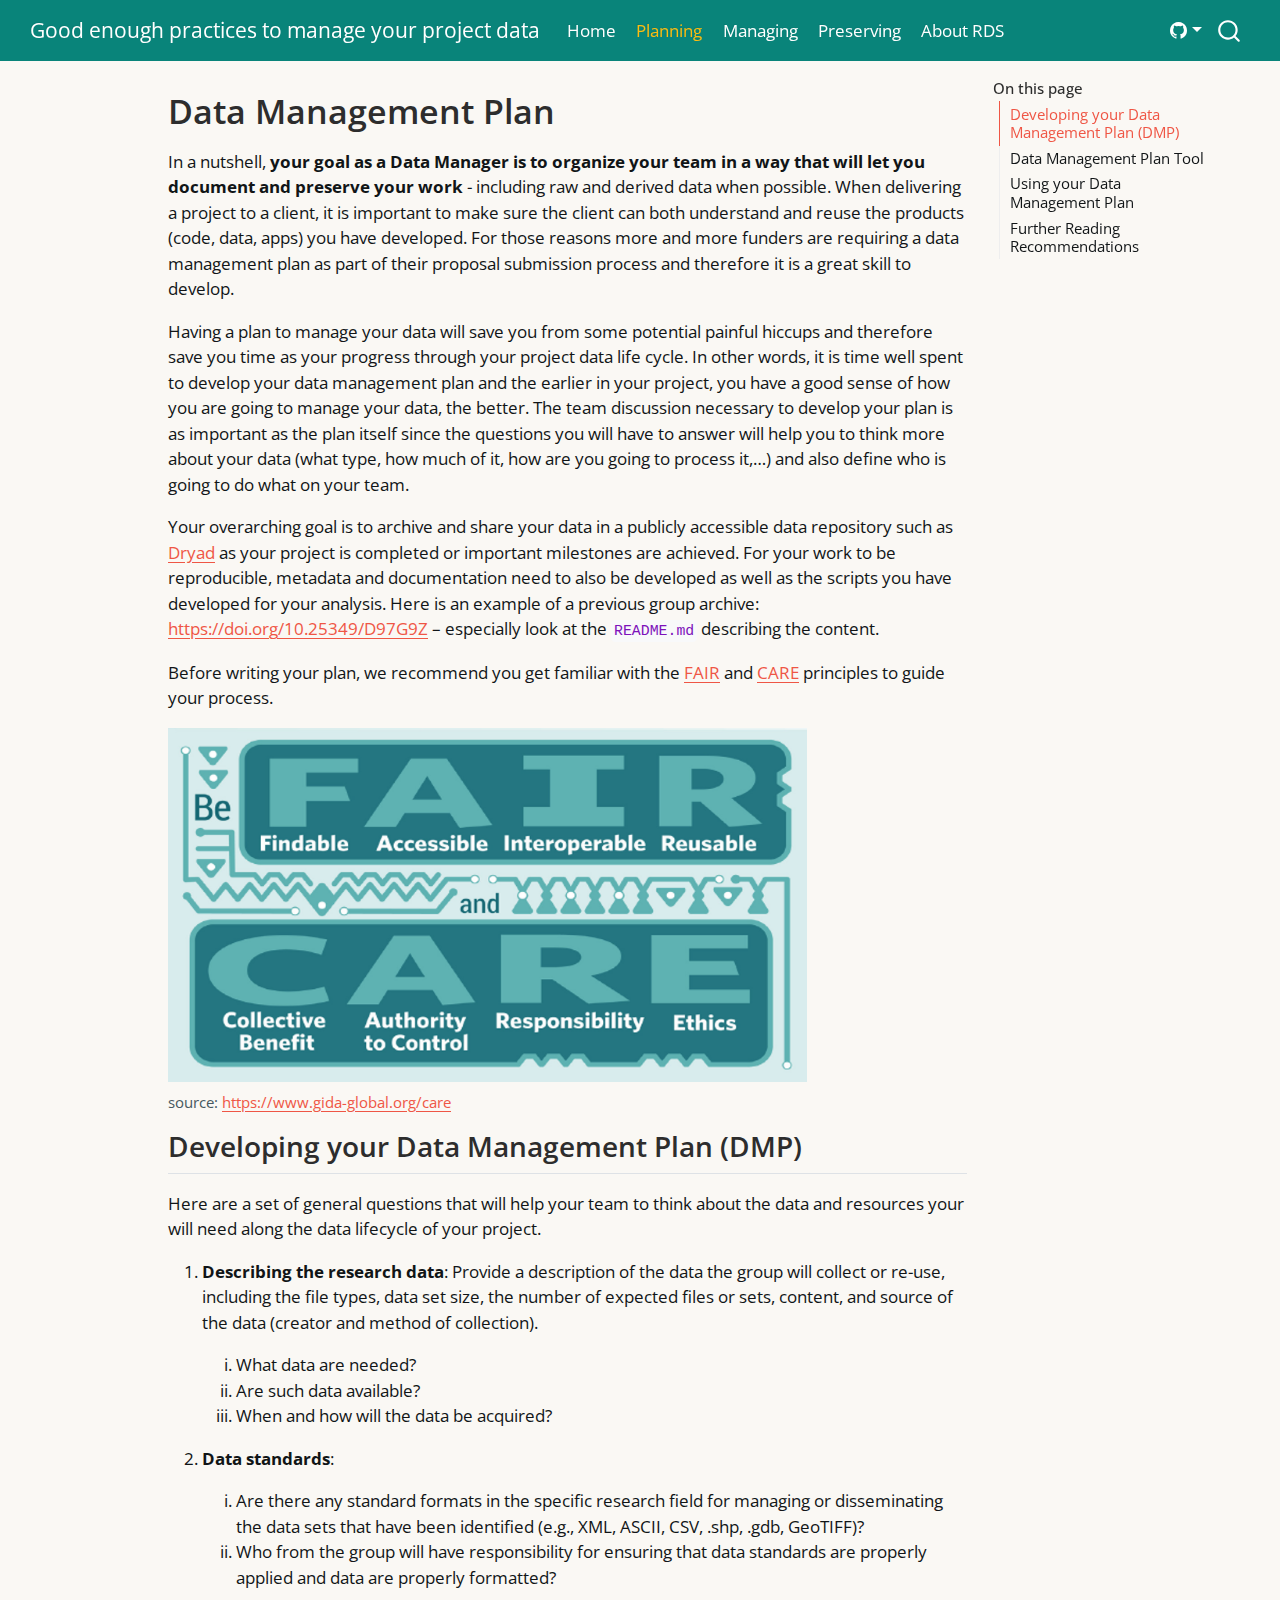
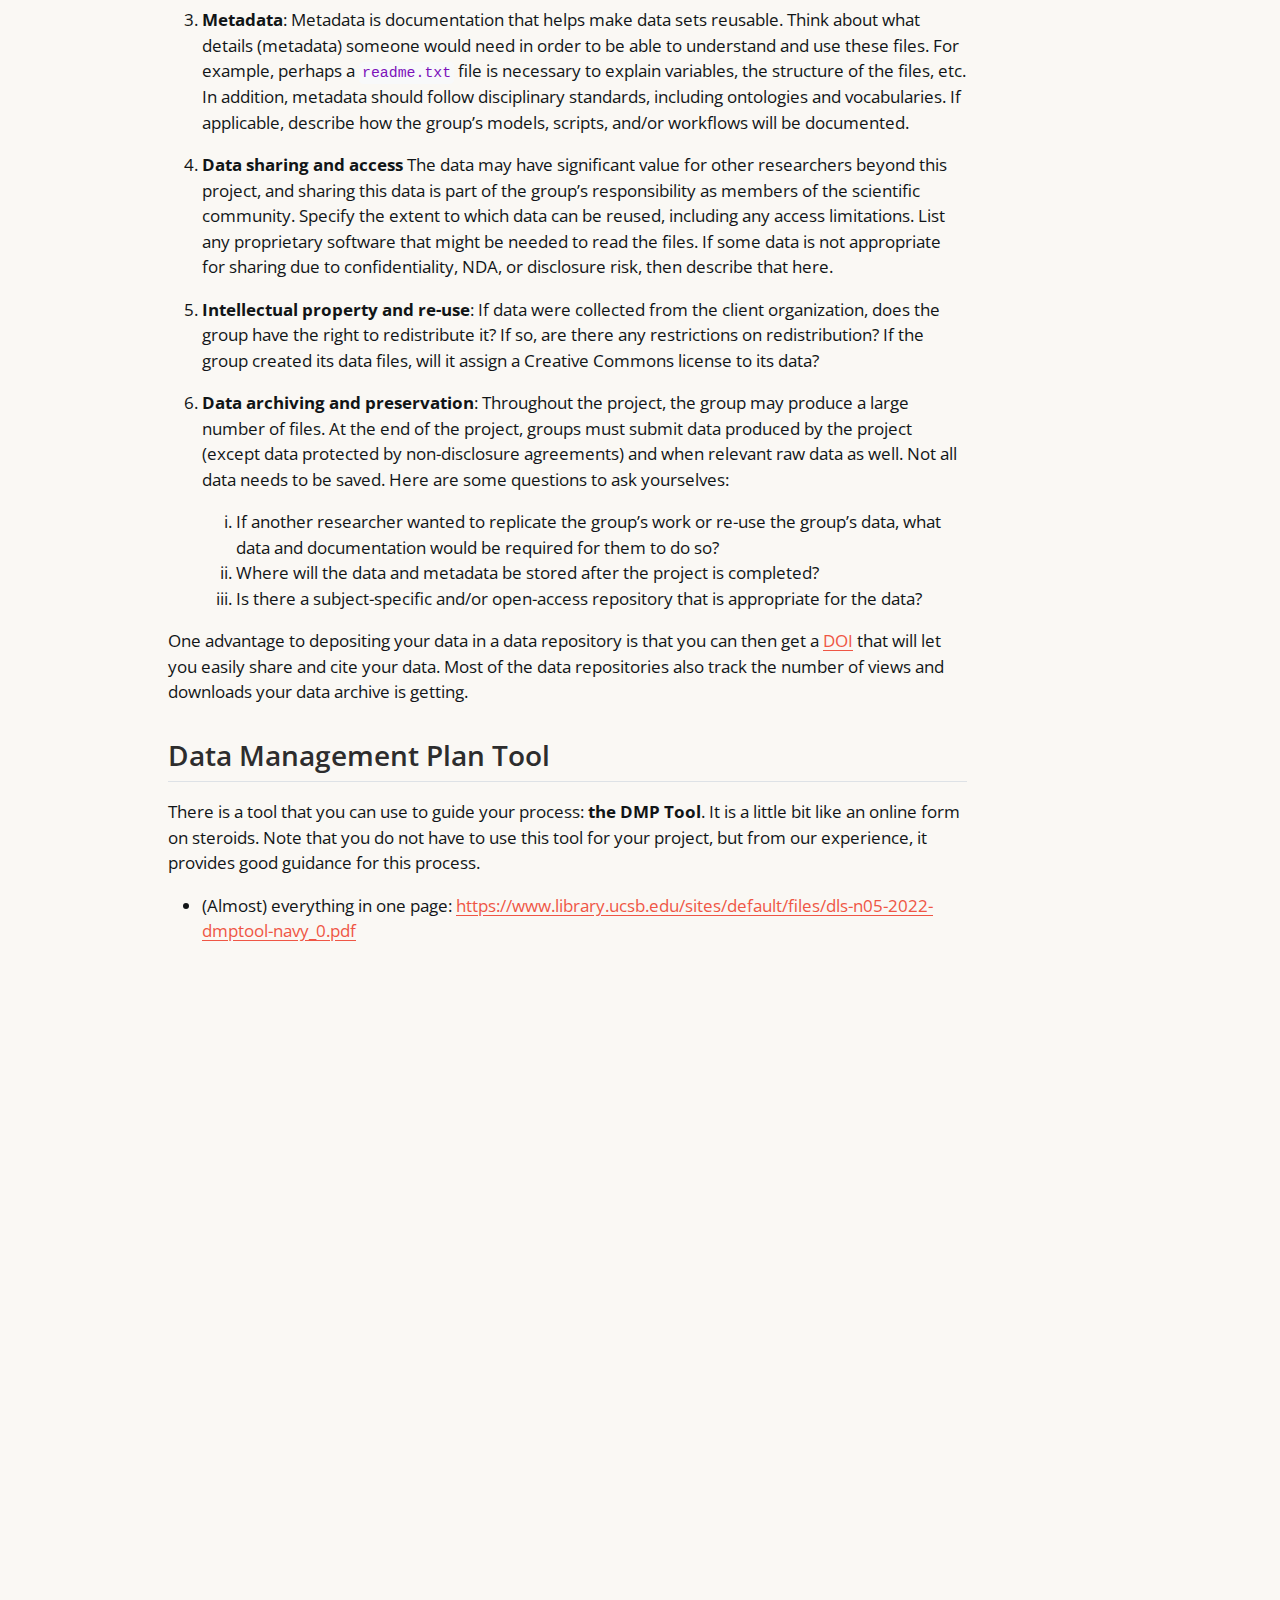
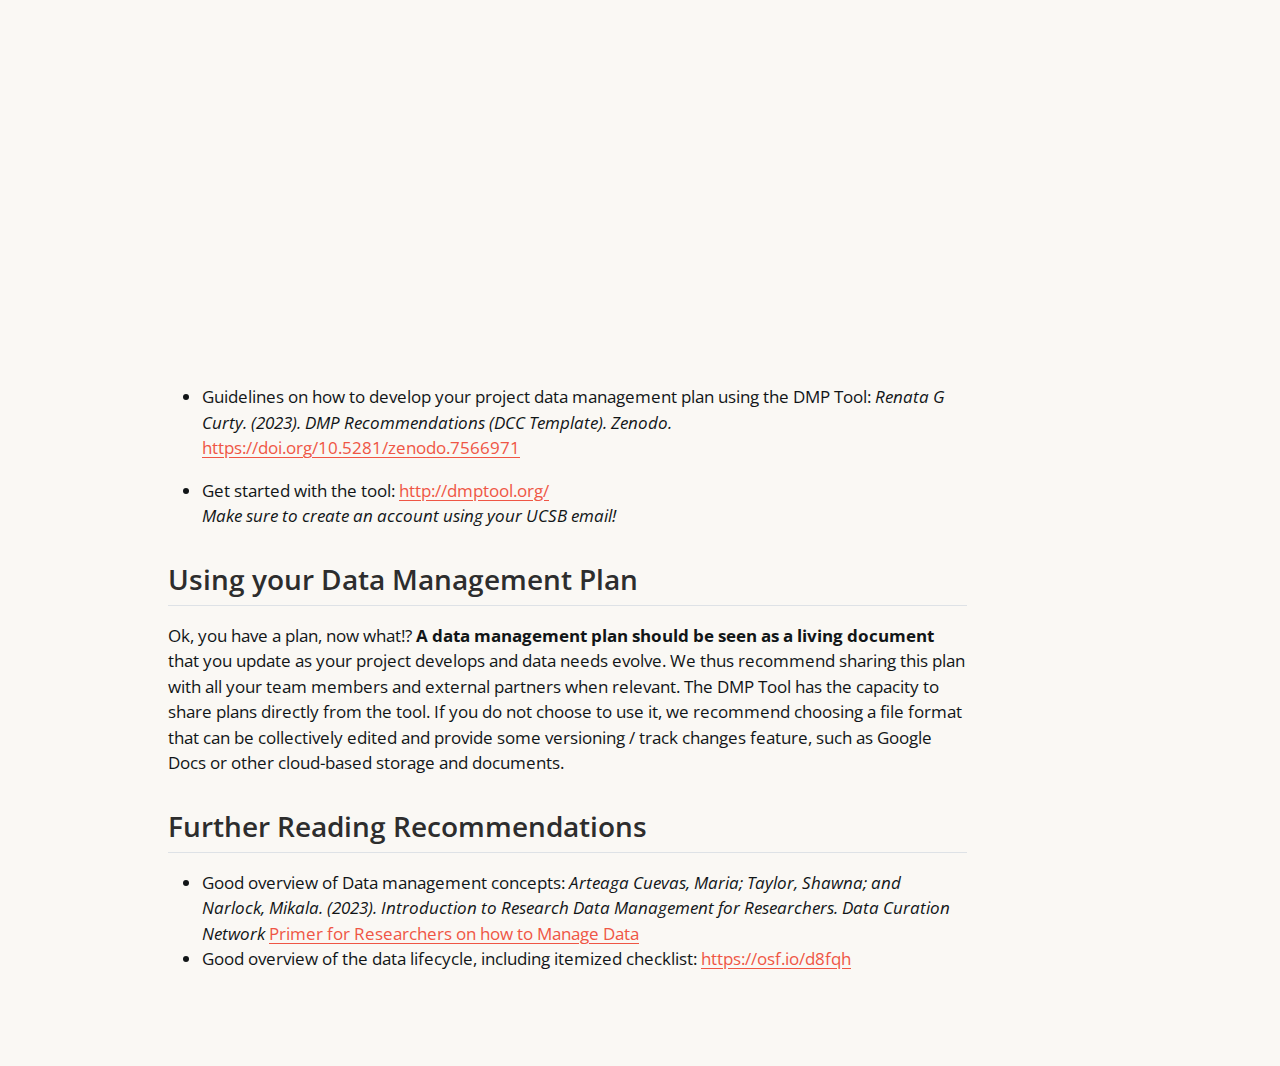
<file: dmp.html>
<!DOCTYPE html>
<html xmlns="http://www.w3.org/1999/xhtml" lang="en" xml:lang="en"><head>

<meta charset="utf-8">
<meta name="generator" content="quarto-1.3.427">

<meta name="viewport" content="width=device-width, initial-scale=1.0, user-scalable=yes">


<title>Good enough practices to manage your project data - Data Management Plan</title>
<style>
code{white-space: pre-wrap;}
span.smallcaps{font-variant: small-caps;}
div.columns{display: flex; gap: min(4vw, 1.5em);}
div.column{flex: auto; overflow-x: auto;}
div.hanging-indent{margin-left: 1.5em; text-indent: -1.5em;}
ul.task-list{list-style: none;}
ul.task-list li input[type="checkbox"] {
  width: 0.8em;
  margin: 0 0.8em 0.2em -1em; /* quarto-specific, see https://github.com/quarto-dev/quarto-cli/issues/4556 */ 
  vertical-align: middle;
}
</style>


<script src="site_libs/quarto-nav/quarto-nav.js"></script>
<script src="site_libs/quarto-nav/headroom.min.js"></script>
<script src="site_libs/clipboard/clipboard.min.js"></script>
<script src="site_libs/quarto-search/autocomplete.umd.js"></script>
<script src="site_libs/quarto-search/fuse.min.js"></script>
<script src="site_libs/quarto-search/quarto-search.js"></script>
<meta name="quarto:offset" content="./">
<script src="site_libs/quarto-html/quarto.js"></script>
<script src="site_libs/quarto-html/popper.min.js"></script>
<script src="site_libs/quarto-html/tippy.umd.min.js"></script>
<script src="site_libs/quarto-html/anchor.min.js"></script>
<link href="site_libs/quarto-html/tippy.css" rel="stylesheet">
<link href="site_libs/quarto-html/quarto-syntax-highlighting.css" rel="stylesheet" id="quarto-text-highlighting-styles">
<script src="site_libs/bootstrap/bootstrap.min.js"></script>
<link href="site_libs/bootstrap/bootstrap-icons.css" rel="stylesheet">
<link href="site_libs/bootstrap/bootstrap.min.css" rel="stylesheet" id="quarto-bootstrap" data-mode="light">
<script id="quarto-search-options" type="application/json">{
  "location": "navbar",
  "copy-button": false,
  "collapse-after": 3,
  "panel-placement": "end",
  "type": "overlay",
  "limit": 20,
  "language": {
    "search-no-results-text": "No results",
    "search-matching-documents-text": "matching documents",
    "search-copy-link-title": "Copy link to search",
    "search-hide-matches-text": "Hide additional matches",
    "search-more-match-text": "more match in this document",
    "search-more-matches-text": "more matches in this document",
    "search-clear-button-title": "Clear",
    "search-detached-cancel-button-title": "Cancel",
    "search-submit-button-title": "Submit",
    "search-label": "Search"
  }
}</script>


<link rel="stylesheet" href="styles.css">
</head>

<body class="nav-fixed">

<div id="quarto-search-results"></div>
  <header id="quarto-header" class="headroom fixed-top">
    <nav class="navbar navbar-expand-lg navbar-dark ">
      <div class="navbar-container container-fluid">
      <div class="navbar-brand-container">
    <a class="navbar-brand" href="./index.html">
    <span class="navbar-title">Good enough practices to manage your project data</span>
    </a>
  </div>
            <div id="quarto-search" class="" title="Search"></div>
          <button class="navbar-toggler" type="button" data-bs-toggle="collapse" data-bs-target="#navbarCollapse" aria-controls="navbarCollapse" aria-expanded="false" aria-label="Toggle navigation" onclick="if (window.quartoToggleHeadroom) { window.quartoToggleHeadroom(); }">
  <span class="navbar-toggler-icon"></span>
</button>
          <div class="collapse navbar-collapse" id="navbarCollapse">
            <ul class="navbar-nav navbar-nav-scroll me-auto">
  <li class="nav-item">
    <a class="nav-link" href="./index.html" rel="" target="">
 <span class="menu-text">Home</span></a>
  </li>  
  <li class="nav-item">
    <a class="nav-link active" href="./dmp.html" rel="" target="" aria-current="page">
 <span class="menu-text">Planning</span></a>
  </li>  
  <li class="nav-item">
    <a class="nav-link" href="./manage.html" rel="" target="">
 <span class="menu-text">Managing</span></a>
  </li>  
  <li class="nav-item">
    <a class="nav-link" href="./preserve.html" rel="" target="">
 <span class="menu-text">Preserving</span></a>
  </li>  
  <li class="nav-item">
    <a class="nav-link" href="./about.html" rel="" target="">
 <span class="menu-text">About RDS</span></a>
  </li>  
</ul>
            <div class="quarto-navbar-tools ms-auto">
    <div class="dropdown">
      <a href="" title="" id="quarto-navigation-tool-dropdown-0" class="quarto-navigation-tool dropdown-toggle px-1" data-bs-toggle="dropdown" aria-expanded="false" aria-label=""><i class="bi bi-github"></i></a>
      <ul class="dropdown-menu dropdown-menu-end" aria-labelledby="quarto-navigation-tool-dropdown-0">
          <li>
            <a class="dropdown-item quarto-navbar-tools ms-auto-item" href="https://github.com/UCSB-Library-Research-Data-Services/project-data-management">
            Website Code
            </a>
          </li>
          <li>
            <a class="dropdown-item quarto-navbar-tools ms-auto-item" href="https://github.com/UCSB-Library-Research-Data-Services/project-data-management/issues">
            Report an issue
            </a>
          </li>
      </ul>
    </div>
</div>
          </div> <!-- /navcollapse -->
      </div> <!-- /container-fluid -->
    </nav>
</header>
<!-- content -->
<div id="quarto-content" class="quarto-container page-columns page-rows-contents page-layout-article page-navbar">
<!-- sidebar -->
<!-- margin-sidebar -->
    <div id="quarto-margin-sidebar" class="sidebar margin-sidebar">
        <nav id="TOC" role="doc-toc" class="toc-active">
    <h2 id="toc-title">On this page</h2>
   
  <ul>
  <li><a href="#developing-your-data-management-plan-dmp" id="toc-developing-your-data-management-plan-dmp" class="nav-link active" data-scroll-target="#developing-your-data-management-plan-dmp">Developing your Data Management Plan (DMP)</a></li>
  <li><a href="#data-management-plan-tool" id="toc-data-management-plan-tool" class="nav-link" data-scroll-target="#data-management-plan-tool">Data Management Plan Tool</a></li>
  <li><a href="#using-your-data-management-plan" id="toc-using-your-data-management-plan" class="nav-link" data-scroll-target="#using-your-data-management-plan">Using your Data Management Plan</a></li>
  <li><a href="#further-reading-recommendations" id="toc-further-reading-recommendations" class="nav-link" data-scroll-target="#further-reading-recommendations">Further Reading Recommendations</a></li>
  </ul>
</nav>
    </div>
<!-- main -->
<main class="content" id="quarto-document-content">

<header id="title-block-header" class="quarto-title-block default">
<div class="quarto-title">
<h1 class="title">Data Management Plan</h1>
</div>



<div class="quarto-title-meta">

    
  
    
  </div>
  

</header>

<p>In a nutshell, <strong>your goal as a Data Manager is to organize your team in a way that will let you document and preserve your work</strong> - including raw and derived data when possible. When delivering a project to a client, it is important to make sure the client can both understand and reuse the products (code, data, apps) you have developed. For those reasons more and more funders are requiring a data management plan as part of their proposal submission process and therefore it is a great skill to develop.</p>
<p>Having a plan to manage your data will save you from some potential painful hiccups and therefore save you time as your progress through your project data life cycle. In other words, it is time well spent to develop your data management plan and the earlier in your project, you have a good sense of how you are going to manage your data, the better. The team discussion necessary to develop your plan is as important as the plan itself since the questions you will have to answer will help you to think more about your data (what type, how much of it, how are you going to process it,…) and also define who is going to do what on your team.</p>
<p>Your overarching goal is to archive and share your data in a publicly accessible data repository such as <a href="https://datadryad.org/stash">Dryad</a> as your project is completed or important milestones are achieved. For your work to be reproducible, metadata and documentation need to also be developed as well as the scripts you have developed for your analysis. Here is an example of a previous group archive: <a href="https://doi.org/10.25349/D97G9Z" class="uri">https://doi.org/10.25349/D97G9Z</a> – especially look at the <code>README.md</code> describing the content.</p>
<p>Before writing your plan, we recommend you get familiar with the <a href="https://www.go-fair.org/fair-principles/">FAIR</a> and <a href="https://www.gida-global.org/care">CARE</a> principles to guide your process.</p>
<div class="quarto-figure quarto-figure-left">
<figure class="figure">
<p><img src="images/be-FAIR-and-CARE.png" class="img-fluid figure-img" style="width:80.0%"></p>
<figcaption class="figure-caption">source: <a href="https://www.gida-global.org/care" class="uri">https://www.gida-global.org/care</a></figcaption>
</figure>
</div>
<section id="developing-your-data-management-plan-dmp" class="level2">
<h2 class="anchored" data-anchor-id="developing-your-data-management-plan-dmp">Developing your Data Management Plan (DMP)</h2>
<p>Here are a set of general questions that will help your team to think about the data and resources your will need along the data lifecycle of your project.</p>
<ol type="1">
<li><p><strong>Describing the research data</strong>: Provide a description of the data the group will collect or re-use, including the file types, data set size, the number of expected files or sets, content, and source of the data (creator and method of collection).</p>
<ol type="i">
<li>What data are needed?</li>
<li>Are such data available?</li>
<li>When and how will the data be acquired?</li>
</ol></li>
<li><p><strong>Data standards</strong>:</p>
<ol type="i">
<li>Are there any standard formats in the specific research field for managing or disseminating the data sets that have been identified (e.g., XML, ASCII, CSV, .shp, .gdb, GeoTIFF)?</li>
<li>Who from the group will have responsibility for ensuring that data standards are properly applied and data are properly formatted?</li>
</ol></li>
<li><p><strong>Metadata</strong>: Metadata is documentation that helps make data sets reusable. Think about what details (metadata) someone would need in order to be able to understand and use these files. For example, perhaps a <code>readme.txt</code> file is necessary to explain variables, the structure of the files, etc. In addition, metadata should follow disciplinary standards, including ontologies and vocabularies. If applicable, describe how the group’s models, scripts, and/or workflows will be documented.</p></li>
<li><p><strong>Data sharing and access</strong> The data may have significant value for other researchers beyond this project, and sharing this data is part of the group’s responsibility as members of the scientific community. Specify the extent to which data can be reused, including any access limitations. List any proprietary software that might be needed to read the files. If some data is not appropriate for sharing due to confidentiality, NDA, or disclosure risk, then describe that here.</p></li>
<li><p><strong>Intellectual property and re-use</strong>: If data were collected from the client organization, does the group have the right to redistribute it? If so, are there any restrictions on redistribution? If the group created its data files, will it assign a Creative Commons license to its data?</p></li>
<li><p><strong>Data archiving and preservation</strong>: Throughout the project, the group may produce a large number of files. At the end of the project, groups must submit data produced by the project (except data protected by non-disclosure agreements) and when relevant raw data as well. Not all data needs to be saved. Here are some questions to ask yourselves:</p>
<ol type="i">
<li>If another researcher wanted to replicate the group’s work or re-use the group’s data, what data and documentation would be required for them to do so?<br>
</li>
<li>Where will the data and metadata be stored after the project is completed?</li>
<li>Is there a subject-specific and/or open-access repository that is appropriate for the data?</li>
</ol></li>
</ol>
<p>One advantage to depositing your data in a data repository is that you can then get a <a href="https://www.doi.org/the-identifier/what-is-a-doi/">DOI</a> that will let you easily share and cite your data. Most of the data repositories also track the number of views and downloads your data archive is getting.</p>
</section>
<section id="data-management-plan-tool" class="level2">
<h2 class="anchored" data-anchor-id="data-management-plan-tool">Data Management Plan Tool</h2>
<p>There is a tool that you can use to guide your process: <strong>the DMP Tool</strong>. It is a little bit like an online form on steroids. Note that you do not have to use this tool for your project, but from our experience, it provides good guidance for this process.</p>
<ul>
<li>(Almost) everything in one page: <a href="https://www.library.ucsb.edu/sites/default/files/dls-n05-2022-dmptool-navy_0.pdf" class="uri">https://www.library.ucsb.edu/sites/default/files/dls-n05-2022-dmptool-navy_0.pdf</a></li>
</ul>
<iframe width="100%" height="1000" src="https://www.library.ucsb.edu/sites/default/files/dls-n05-2022-dmptool-navy_0.pdf">
</iframe>
<ul>
<li><p>Guidelines on how to develop your project data management plan using the DMP Tool: <em>Renata G Curty. (2023). DMP Recommendations (DCC Template). Zenodo.</em> <a href="https://doi.org/10.5281/zenodo.7566971" class="uri">https://doi.org/10.5281/zenodo.7566971</a></p></li>
<li><p>Get started with the tool: <a href="http://dmptool.org/" class="uri">http://dmptool.org/</a><br>
<em>Make sure to create an account using your UCSB email!</em></p></li>
</ul>
</section>
<section id="using-your-data-management-plan" class="level2">
<h2 class="anchored" data-anchor-id="using-your-data-management-plan">Using your Data Management Plan</h2>
<p>Ok, you have a plan, now what!? <strong>A data management plan should be seen as a living document</strong> that you update as your project develops and data needs evolve. We thus recommend sharing this plan with all your team members and external partners when relevant. The DMP Tool has the capacity to share plans directly from the tool. If you do not choose to use it, we recommend choosing a file format that can be collectively edited and provide some versioning / track changes feature, such as Google Docs or other cloud-based storage and documents.</p>
</section>
<section id="further-reading-recommendations" class="level2">
<h2 class="anchored" data-anchor-id="further-reading-recommendations">Further Reading Recommendations</h2>
<ul>
<li>Good overview of Data management concepts: <em>Arteaga Cuevas, Maria; Taylor, Shawna; and Narlock, Mikala. (2023). Introduction to Research Data Management for Researchers. Data Curation Network</em> <a href="https://github.com/DataCurationNetwork/data-primers/blob/master/Primer%20for%20Researchers%20on%20How%20to%20Manage%20Data/Primer-for-researchers-on-how-to-manage-data.md#data-management-and-curation-principles">Primer for Researchers on how to Manage Data</a></li>
<li>Good overview of the data lifecycle, including itemized checklist: <a href="https://osf.io/d8fqh" class="uri">https://osf.io/d8fqh</a></li>
</ul>


</section>

</main> <!-- /main -->
<script id="quarto-html-after-body" type="application/javascript">
window.document.addEventListener("DOMContentLoaded", function (event) {
  const toggleBodyColorMode = (bsSheetEl) => {
    const mode = bsSheetEl.getAttribute("data-mode");
    const bodyEl = window.document.querySelector("body");
    if (mode === "dark") {
      bodyEl.classList.add("quarto-dark");
      bodyEl.classList.remove("quarto-light");
    } else {
      bodyEl.classList.add("quarto-light");
      bodyEl.classList.remove("quarto-dark");
    }
  }
  const toggleBodyColorPrimary = () => {
    const bsSheetEl = window.document.querySelector("link#quarto-bootstrap");
    if (bsSheetEl) {
      toggleBodyColorMode(bsSheetEl);
    }
  }
  toggleBodyColorPrimary();  
  const icon = "";
  const anchorJS = new window.AnchorJS();
  anchorJS.options = {
    placement: 'right',
    icon: icon
  };
  anchorJS.add('.anchored');
  const isCodeAnnotation = (el) => {
    for (const clz of el.classList) {
      if (clz.startsWith('code-annotation-')) {                     
        return true;
      }
    }
    return false;
  }
  const clipboard = new window.ClipboardJS('.code-copy-button', {
    text: function(trigger) {
      const codeEl = trigger.previousElementSibling.cloneNode(true);
      for (const childEl of codeEl.children) {
        if (isCodeAnnotation(childEl)) {
          childEl.remove();
        }
      }
      return codeEl.innerText;
    }
  });
  clipboard.on('success', function(e) {
    // button target
    const button = e.trigger;
    // don't keep focus
    button.blur();
    // flash "checked"
    button.classList.add('code-copy-button-checked');
    var currentTitle = button.getAttribute("title");
    button.setAttribute("title", "Copied!");
    let tooltip;
    if (window.bootstrap) {
      button.setAttribute("data-bs-toggle", "tooltip");
      button.setAttribute("data-bs-placement", "left");
      button.setAttribute("data-bs-title", "Copied!");
      tooltip = new bootstrap.Tooltip(button, 
        { trigger: "manual", 
          customClass: "code-copy-button-tooltip",
          offset: [0, -8]});
      tooltip.show();    
    }
    setTimeout(function() {
      if (tooltip) {
        tooltip.hide();
        button.removeAttribute("data-bs-title");
        button.removeAttribute("data-bs-toggle");
        button.removeAttribute("data-bs-placement");
      }
      button.setAttribute("title", currentTitle);
      button.classList.remove('code-copy-button-checked');
    }, 1000);
    // clear code selection
    e.clearSelection();
  });
  function tippyHover(el, contentFn) {
    const config = {
      allowHTML: true,
      content: contentFn,
      maxWidth: 500,
      delay: 100,
      arrow: false,
      appendTo: function(el) {
          return el.parentElement;
      },
      interactive: true,
      interactiveBorder: 10,
      theme: 'quarto',
      placement: 'bottom-start'
    };
    window.tippy(el, config); 
  }
  const noterefs = window.document.querySelectorAll('a[role="doc-noteref"]');
  for (var i=0; i<noterefs.length; i++) {
    const ref = noterefs[i];
    tippyHover(ref, function() {
      // use id or data attribute instead here
      let href = ref.getAttribute('data-footnote-href') || ref.getAttribute('href');
      try { href = new URL(href).hash; } catch {}
      const id = href.replace(/^#\/?/, "");
      const note = window.document.getElementById(id);
      return note.innerHTML;
    });
  }
      let selectedAnnoteEl;
      const selectorForAnnotation = ( cell, annotation) => {
        let cellAttr = 'data-code-cell="' + cell + '"';
        let lineAttr = 'data-code-annotation="' +  annotation + '"';
        const selector = 'span[' + cellAttr + '][' + lineAttr + ']';
        return selector;
      }
      const selectCodeLines = (annoteEl) => {
        const doc = window.document;
        const targetCell = annoteEl.getAttribute("data-target-cell");
        const targetAnnotation = annoteEl.getAttribute("data-target-annotation");
        const annoteSpan = window.document.querySelector(selectorForAnnotation(targetCell, targetAnnotation));
        const lines = annoteSpan.getAttribute("data-code-lines").split(",");
        const lineIds = lines.map((line) => {
          return targetCell + "-" + line;
        })
        let top = null;
        let height = null;
        let parent = null;
        if (lineIds.length > 0) {
            //compute the position of the single el (top and bottom and make a div)
            const el = window.document.getElementById(lineIds[0]);
            top = el.offsetTop;
            height = el.offsetHeight;
            parent = el.parentElement.parentElement;
          if (lineIds.length > 1) {
            const lastEl = window.document.getElementById(lineIds[lineIds.length - 1]);
            const bottom = lastEl.offsetTop + lastEl.offsetHeight;
            height = bottom - top;
          }
          if (top !== null && height !== null && parent !== null) {
            // cook up a div (if necessary) and position it 
            let div = window.document.getElementById("code-annotation-line-highlight");
            if (div === null) {
              div = window.document.createElement("div");
              div.setAttribute("id", "code-annotation-line-highlight");
              div.style.position = 'absolute';
              parent.appendChild(div);
            }
            div.style.top = top - 2 + "px";
            div.style.height = height + 4 + "px";
            let gutterDiv = window.document.getElementById("code-annotation-line-highlight-gutter");
            if (gutterDiv === null) {
              gutterDiv = window.document.createElement("div");
              gutterDiv.setAttribute("id", "code-annotation-line-highlight-gutter");
              gutterDiv.style.position = 'absolute';
              const codeCell = window.document.getElementById(targetCell);
              const gutter = codeCell.querySelector('.code-annotation-gutter');
              gutter.appendChild(gutterDiv);
            }
            gutterDiv.style.top = top - 2 + "px";
            gutterDiv.style.height = height + 4 + "px";
          }
          selectedAnnoteEl = annoteEl;
        }
      };
      const unselectCodeLines = () => {
        const elementsIds = ["code-annotation-line-highlight", "code-annotation-line-highlight-gutter"];
        elementsIds.forEach((elId) => {
          const div = window.document.getElementById(elId);
          if (div) {
            div.remove();
          }
        });
        selectedAnnoteEl = undefined;
      };
      // Attach click handler to the DT
      const annoteDls = window.document.querySelectorAll('dt[data-target-cell]');
      for (const annoteDlNode of annoteDls) {
        annoteDlNode.addEventListener('click', (event) => {
          const clickedEl = event.target;
          if (clickedEl !== selectedAnnoteEl) {
            unselectCodeLines();
            const activeEl = window.document.querySelector('dt[data-target-cell].code-annotation-active');
            if (activeEl) {
              activeEl.classList.remove('code-annotation-active');
            }
            selectCodeLines(clickedEl);
            clickedEl.classList.add('code-annotation-active');
          } else {
            // Unselect the line
            unselectCodeLines();
            clickedEl.classList.remove('code-annotation-active');
          }
        });
      }
  const findCites = (el) => {
    const parentEl = el.parentElement;
    if (parentEl) {
      const cites = parentEl.dataset.cites;
      if (cites) {
        return {
          el,
          cites: cites.split(' ')
        };
      } else {
        return findCites(el.parentElement)
      }
    } else {
      return undefined;
    }
  };
  var bibliorefs = window.document.querySelectorAll('a[role="doc-biblioref"]');
  for (var i=0; i<bibliorefs.length; i++) {
    const ref = bibliorefs[i];
    const citeInfo = findCites(ref);
    if (citeInfo) {
      tippyHover(citeInfo.el, function() {
        var popup = window.document.createElement('div');
        citeInfo.cites.forEach(function(cite) {
          var citeDiv = window.document.createElement('div');
          citeDiv.classList.add('hanging-indent');
          citeDiv.classList.add('csl-entry');
          var biblioDiv = window.document.getElementById('ref-' + cite);
          if (biblioDiv) {
            citeDiv.innerHTML = biblioDiv.innerHTML;
          }
          popup.appendChild(citeDiv);
        });
        return popup.innerHTML;
      });
    }
  }
});
</script>
</div> <!-- /content -->



</body></html>
</file>
<file: site_libs/quarto-html/tippy.css>
.tippy-box[data-animation=fade][data-state=hidden]{opacity:0}[data-tippy-root]{max-width:calc(100vw - 10px)}.tippy-box{position:relative;background-color:#333;color:#fff;border-radius:4px;font-size:14px;line-height:1.4;white-space:normal;outline:0;transition-property:transform,visibility,opacity}.tippy-box[data-placement^=top]>.tippy-arrow{bottom:0}.tippy-box[data-placement^=top]>.tippy-arrow:before{bottom:-7px;left:0;border-width:8px 8px 0;border-top-color:initial;transform-origin:center top}.tippy-box[data-placement^=bottom]>.tippy-arrow{top:0}.tippy-box[data-placement^=bottom]>.tippy-arrow:before{top:-7px;left:0;border-width:0 8px 8px;border-bottom-color:initial;transform-origin:center bottom}.tippy-box[data-placement^=left]>.tippy-arrow{right:0}.tippy-box[data-placement^=left]>.tippy-arrow:before{border-width:8px 0 8px 8px;border-left-color:initial;right:-7px;transform-origin:center left}.tippy-box[data-placement^=right]>.tippy-arrow{left:0}.tippy-box[data-placement^=right]>.tippy-arrow:before{left:-7px;border-width:8px 8px 8px 0;border-right-color:initial;transform-origin:center right}.tippy-box[data-inertia][data-state=visible]{transition-timing-function:cubic-bezier(.54,1.5,.38,1.11)}.tippy-arrow{width:16px;height:16px;color:#333}.tippy-arrow:before{content:"";position:absolute;border-color:transparent;border-style:solid}.tippy-content{position:relative;padding:5px 9px;z-index:1}
</file>
<file: site_libs/quarto-html/quarto-syntax-highlighting.css>
/* quarto syntax highlight colors */
:root {
  --quarto-hl-ot-color: #003B4F;
  --quarto-hl-at-color: #657422;
  --quarto-hl-ss-color: #20794D;
  --quarto-hl-an-color: #5E5E5E;
  --quarto-hl-fu-color: #4758AB;
  --quarto-hl-st-color: #20794D;
  --quarto-hl-cf-color: #003B4F;
  --quarto-hl-op-color: #5E5E5E;
  --quarto-hl-er-color: #AD0000;
  --quarto-hl-bn-color: #AD0000;
  --quarto-hl-al-color: #AD0000;
  --quarto-hl-va-color: #111111;
  --quarto-hl-bu-color: inherit;
  --quarto-hl-ex-color: inherit;
  --quarto-hl-pp-color: #AD0000;
  --quarto-hl-in-color: #5E5E5E;
  --quarto-hl-vs-color: #20794D;
  --quarto-hl-wa-color: #5E5E5E;
  --quarto-hl-do-color: #5E5E5E;
  --quarto-hl-im-color: #00769E;
  --quarto-hl-ch-color: #20794D;
  --quarto-hl-dt-color: #AD0000;
  --quarto-hl-fl-color: #AD0000;
  --quarto-hl-co-color: #5E5E5E;
  --quarto-hl-cv-color: #5E5E5E;
  --quarto-hl-cn-color: #8f5902;
  --quarto-hl-sc-color: #5E5E5E;
  --quarto-hl-dv-color: #AD0000;
  --quarto-hl-kw-color: #003B4F;
}

/* other quarto variables */
:root {
  --quarto-font-monospace: SFMono-Regular, Menlo, Monaco, Consolas, "Liberation Mono", "Courier New", monospace;
}

pre > code.sourceCode > span {
  color: #003B4F;
}

code span {
  color: #003B4F;
}

code.sourceCode > span {
  color: #003B4F;
}

div.sourceCode,
div.sourceCode pre.sourceCode {
  color: #003B4F;
}

code span.ot {
  color: #003B4F;
  font-style: inherit;
}

code span.at {
  color: #657422;
  font-style: inherit;
}

code span.ss {
  color: #20794D;
  font-style: inherit;
}

code span.an {
  color: #5E5E5E;
  font-style: inherit;
}

code span.fu {
  color: #4758AB;
  font-style: inherit;
}

code span.st {
  color: #20794D;
  font-style: inherit;
}

code span.cf {
  color: #003B4F;
  font-style: inherit;
}

code span.op {
  color: #5E5E5E;
  font-style: inherit;
}

code span.er {
  color: #AD0000;
  font-style: inherit;
}

code span.bn {
  color: #AD0000;
  font-style: inherit;
}

code span.al {
  color: #AD0000;
  font-style: inherit;
}

code span.va {
  color: #111111;
  font-style: inherit;
}

code span.bu {
  font-style: inherit;
}

code span.ex {
  font-style: inherit;
}

code span.pp {
  color: #AD0000;
  font-style: inherit;
}

code span.in {
  color: #5E5E5E;
  font-style: inherit;
}

code span.vs {
  color: #20794D;
  font-style: inherit;
}

code span.wa {
  color: #5E5E5E;
  font-style: italic;
}

code span.do {
  color: #5E5E5E;
  font-style: italic;
}

code span.im {
  color: #00769E;
  font-style: inherit;
}

code span.ch {
  color: #20794D;
  font-style: inherit;
}

code span.dt {
  color: #AD0000;
  font-style: inherit;
}

code span.fl {
  color: #AD0000;
  font-style: inherit;
}

code span.co {
  color: #5E5E5E;
  font-style: inherit;
}

code span.cv {
  color: #5E5E5E;
  font-style: italic;
}

code span.cn {
  color: #8f5902;
  font-style: inherit;
}

code span.sc {
  color: #5E5E5E;
  font-style: inherit;
}

code span.dv {
  color: #AD0000;
  font-style: inherit;
}

code span.kw {
  color: #003B4F;
  font-style: inherit;
}

.prevent-inlining {
  content: "</";
}

/*# sourceMappingURL=debc5d5d77c3f9108843748ff7464032.css.map */
</file>
<file: styles.css>
/* css styles */
</file>
